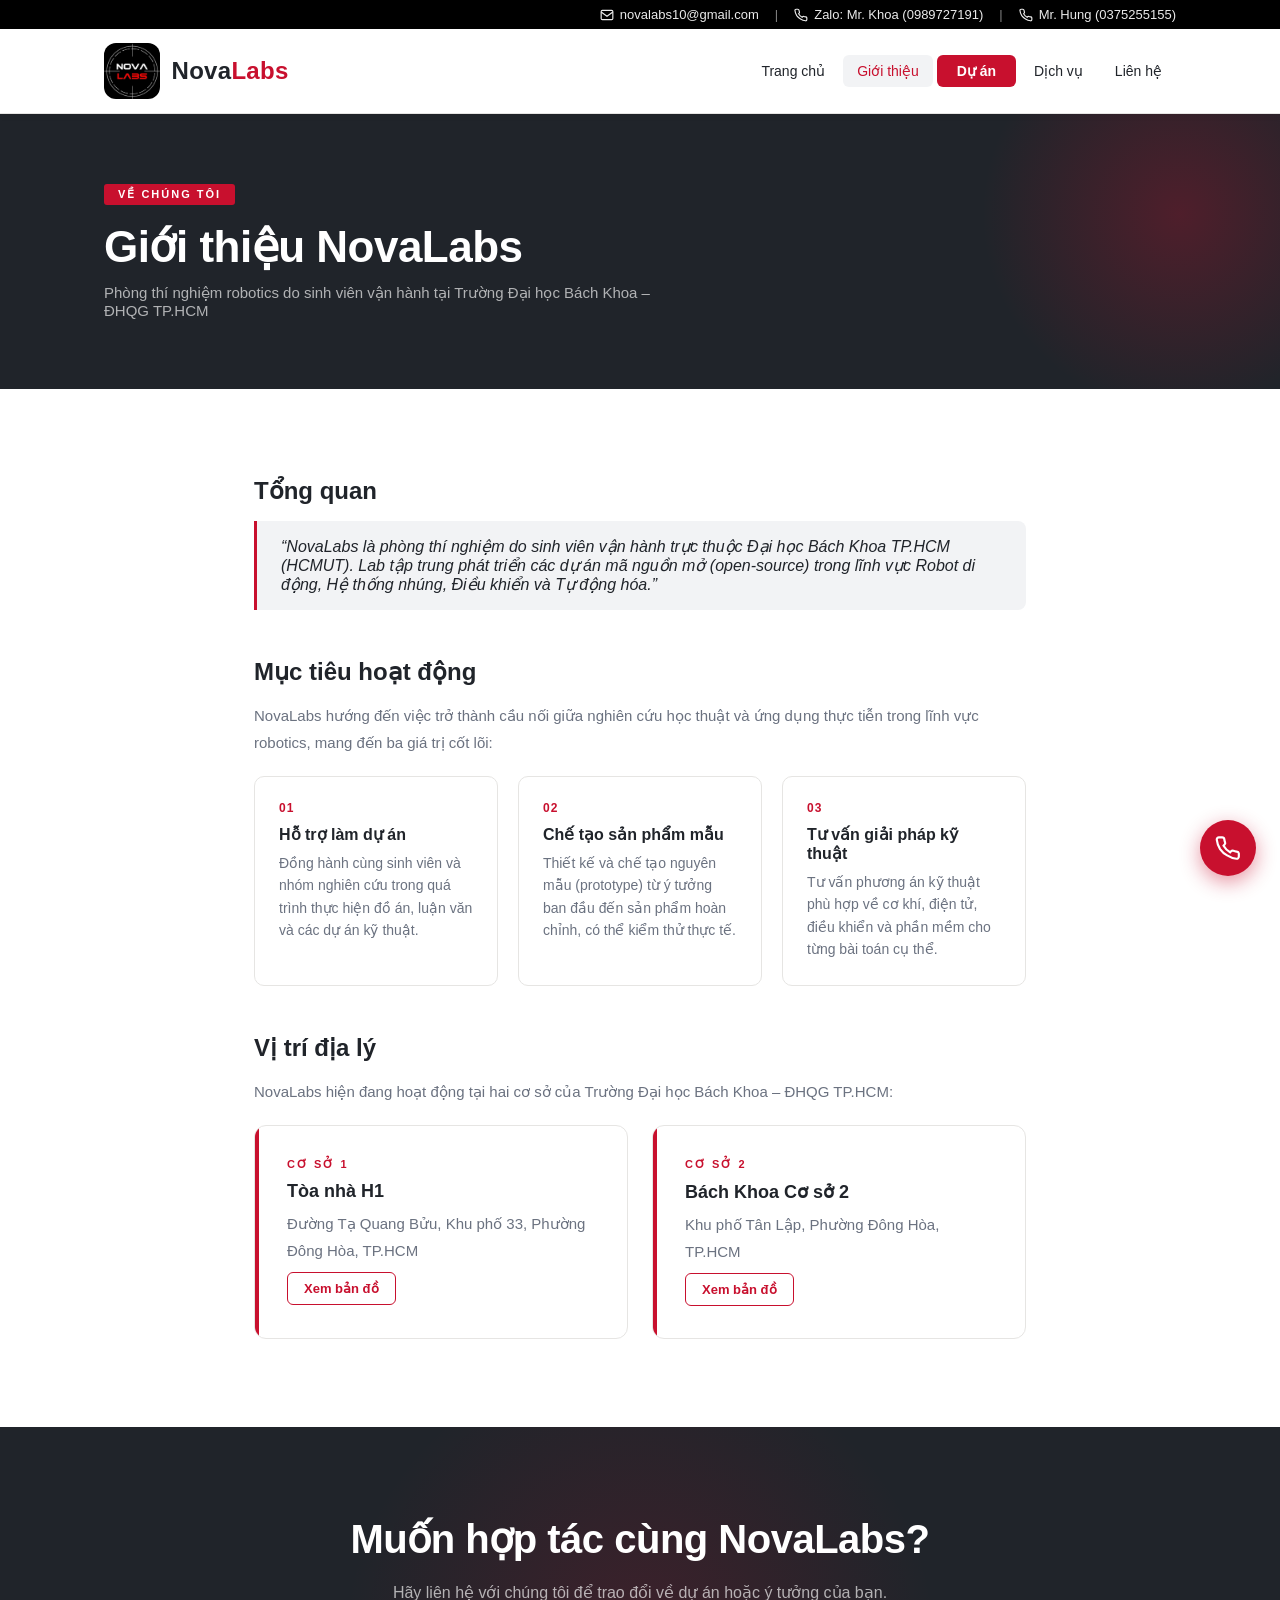
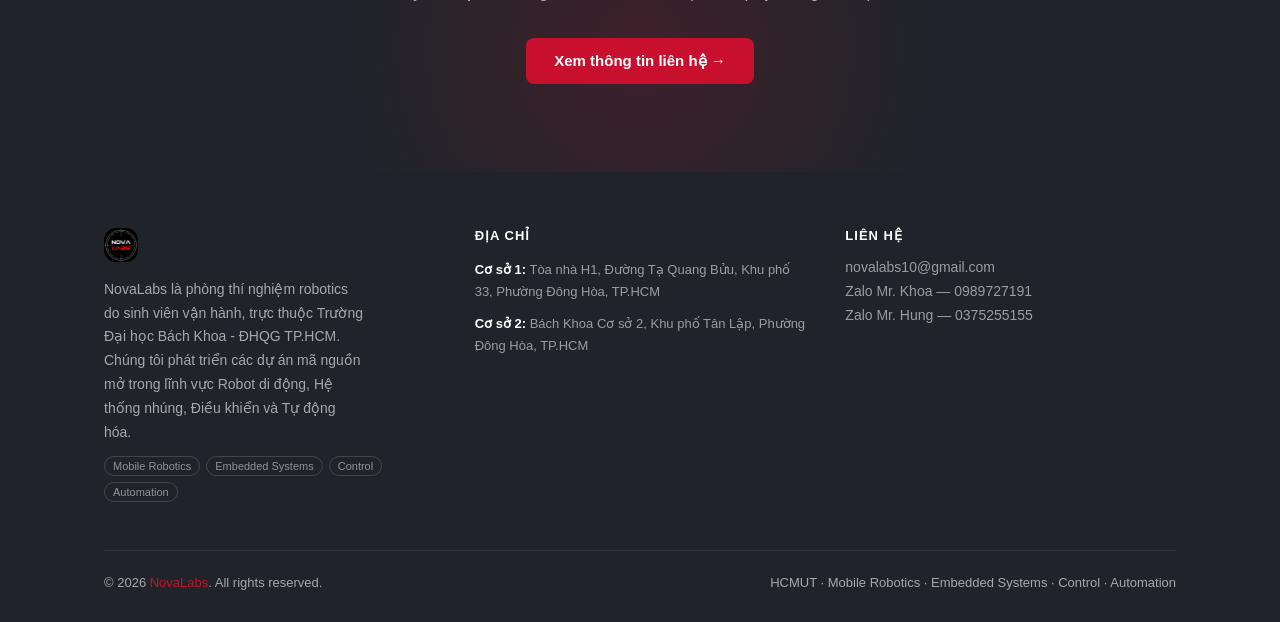
<file: about.html>
<!DOCTYPE html>
<html lang="vi">
<head>
<meta charset="UTF-8">
<meta name="viewport" content="width=device-width, initial-scale=1.0">
<title>NovaLabs — Giới thiệu</title>
<link rel="stylesheet" href="css/style.css">
</head>
<body data-page="about">

<div id="site-header"></div>

<div class="page-hero">
  <div class="page-hero-inner">
    <div class="page-hero-label">Về chúng tôi</div>
    <h1>Giới thiệu NovaLabs</h1>
    <p>Phòng thí nghiệm robotics do sinh viên vận hành tại Trường Đại học Bách Khoa – ĐHQG TP.HCM</p>
  </div>
</div>

<section>
  <div class="section-inner" style="max-width:820px;">

    <div class="about-block">
      <h2>Tổng quan</h2>
      <div class="quote-block">
        “NovaLabs là phòng thí nghiệm do sinh viên vận hành trực thuộc Đại học Bách Khoa TP.HCM (HCMUT). Lab tập trung phát triển các dự án mã nguồn mở (open-source) trong lĩnh vực Robot di động, Hệ thống nhúng, Điều khiển và Tự động hóa.”
      </div>
    </div>

    <div class="about-block">
      <h2>Mục tiêu hoạt động</h2>
      <p>NovaLabs hướng đến việc trở thành cầu nối giữa nghiên cứu học thuật và ứng dụng thực tiễn trong lĩnh vực robotics, mang đến ba giá trị cốt lõi:</p>
      <div class="goal-list">
        <div class="goal-card">
          <div class="num">01</div>
          <h4>Hỗ trợ làm dự án</h4>
          <p>Đồng hành cùng sinh viên và nhóm nghiên cứu trong quá trình thực hiện đồ án, luận văn và các dự án kỹ thuật.</p>
        </div>
        <div class="goal-card">
          <div class="num">02</div>
          <h4>Chế tạo sản phẩm mẫu</h4>
          <p>Thiết kế và chế tạo nguyên mẫu (prototype) từ ý tưởng ban đầu đến sản phẩm hoàn chỉnh, có thể kiểm thử thực tế.</p>
        </div>
        <div class="goal-card">
          <div class="num">03</div>
          <h4>Tư vấn giải pháp kỹ thuật</h4>
          <p>Tư vấn phương án kỹ thuật phù hợp về cơ khí, điện tử, điều khiển và phần mềm cho từng bài toán cụ thể.</p>
        </div>
      </div>
    </div>

    <div class="about-block">
      <h2>Vị trí địa lý</h2>
      <p>NovaLabs hiện đang hoạt động tại hai cơ sở của Trường Đại học Bách Khoa – ĐHQG TP.HCM:</p>
      <div class="address-grid">
        <div class="address-card">
          <div class="address-num">Cơ sở 1</div>
          <div class="address-name">Tòa nhà H1</div>
          <p class="address-text">Đường Tạ Quang Bửu, Khu phố 33, Phường Đông Hòa, TP.HCM</p>
          <a href="https://maps.google.com/?q=Toa+nha+H1+Truong+Dai+hoc+Bach+Khoa+TP.HCM" target="_blank" class="btn-map">Xem bản đồ</a>
        </div>
        <div class="address-card">
          <div class="address-num">Cơ sở 2</div>
          <div class="address-name">Bách Khoa Cơ sở 2</div>
          <p class="address-text">Khu phố Tân Lập, Phường Đông Hòa, TP.HCM</p>
          <a href="https://maps.google.com/?q=Truong+Dai+hoc+Bach+Khoa+Co+so+2+Binh+Duong" target="_blank" class="btn-map">Xem bản đồ</a>
        </div>
      </div>
    </div>

  </div>
</section>

<section class="cta-section">
  <div class="section-inner cta-inner">
    <h2>Muốn hợp tác cùng NovaLabs?</h2>
    <p>Hãy liên hệ với chúng tôi để trao đổi về dự án hoặc ý tưởng của bạn.</p>
    <a href="contact.html" class="btn-zalo-lg">Xem thông tin liên hệ →</a>
  </div>
</section>

<div id="site-footer"></div>

<script src="js/components.js"></script>
</body>
</html>
</file>
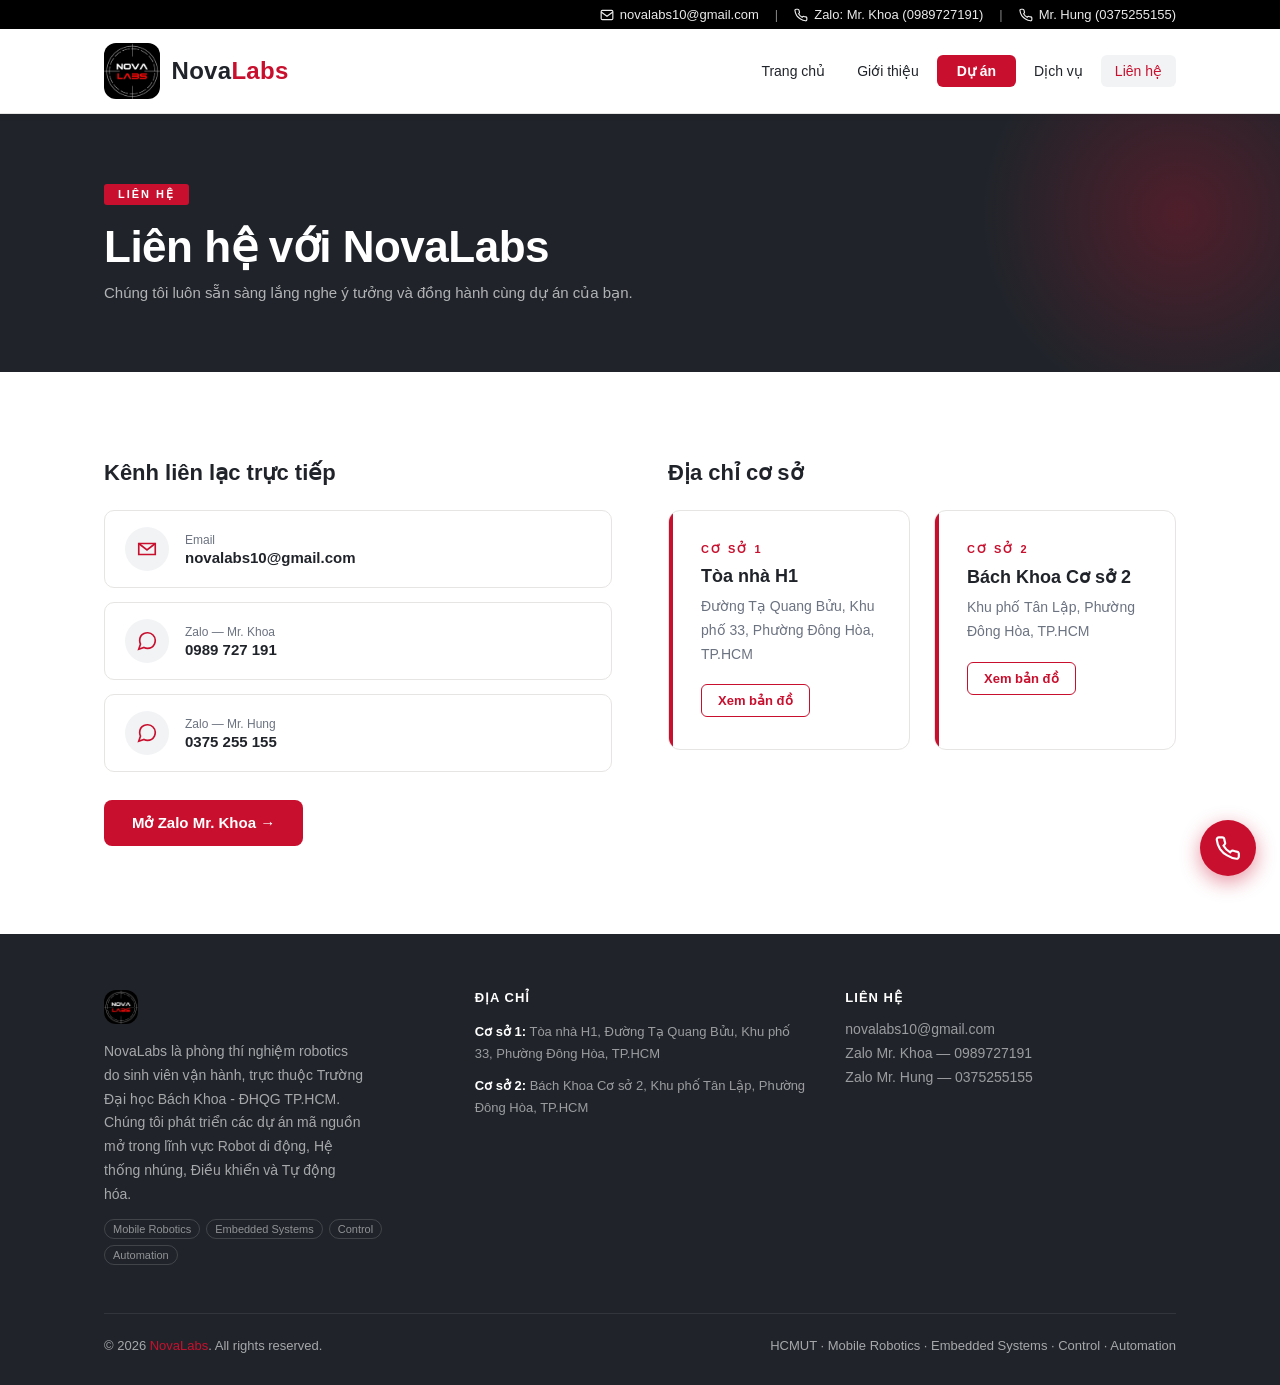
<file: contact.html>
<!DOCTYPE html>
<html lang="vi">
<head>
<meta charset="UTF-8">
<meta name="viewport" content="width=device-width, initial-scale=1.0">
<title>NovaLabs — Liên hệ</title>
<link rel="stylesheet" href="css/style.css">
</head>
<body data-page="contact">

<div id="site-header"></div>

<div class="page-hero">
  <div class="page-hero-inner">
    <div class="page-hero-label">Liên hệ</div>
    <h1>Liên hệ với NovaLabs</h1>
    <p>Chúng tôi luôn sẵn sàng lắng nghe ý tưởng và đồng hành cùng dự án của bạn.</p>
  </div>
</div>

<section>
  <div class="section-inner">
    <div class="contact-grid">

      <div class="contact-info-col">
        <h2>Kênh liên lạc trực tiếp</h2>
        <div class="contact-info-list">

          <a href="mailto:novalabs10@gmail.com" class="contact-info-item">
            <div class="contact-info-icon">
              <svg viewBox="0 0 24 24" width="22" height="22" fill="none" stroke="currentColor" stroke-width="1.8"><path d="M3 6h18v12H3z"/><path d="M3 6l9 7 9-7"/></svg>
            </div>
            <div>
              <div class="contact-info-label">Email</div>
              <div class="contact-info-value">novalabs10@gmail.com</div>
            </div>
          </a>

          <a href="https://zalo.me/84989727191" target="_blank" class="contact-info-item">
            <div class="contact-info-icon">
              <svg viewBox="0 0 24 24" width="22" height="22" fill="none" stroke="currentColor" stroke-width="1.8"><path d="M21 11.5a8.38 8.38 0 01-.9 3.8 8.5 8.5 0 01-7.6 4.7 8.38 8.38 0 01-3.8-.9L3 21l1.9-5.7a8.38 8.38 0 01-.9-3.8 8.5 8.5 0 014.7-7.6 8.38 8.38 0 013.8-.9h.5a8.48 8.48 0 018 8v.5z"/></svg>
            </div>
            <div>
              <div class="contact-info-label">Zalo — Mr. Khoa</div>
              <div class="contact-info-value">0989 727 191</div>
            </div>
          </a>

          <a href="https://zalo.me/84375255155" target="_blank" class="contact-info-item">
            <div class="contact-info-icon">
              <svg viewBox="0 0 24 24" width="22" height="22" fill="none" stroke="currentColor" stroke-width="1.8"><path d="M21 11.5a8.38 8.38 0 01-.9 3.8 8.5 8.5 0 01-7.6 4.7 8.38 8.38 0 01-3.8-.9L3 21l1.9-5.7a8.38 8.38 0 01-.9-3.8 8.5 8.5 0 014.7-7.6 8.38 8.38 0 013.8-.9h.5a8.48 8.48 0 018 8v.5z"/></svg>
            </div>
            <div>
              <div class="contact-info-label">Zalo — Mr. Hung</div>
              <div class="contact-info-value">0375 255 155</div>
            </div>
          </a>

        </div>
        <a href="https://zalo.me/84989727191" target="_blank" class="btn-zalo-lg">Mở Zalo Mr. Khoa &rarr;</a>
      </div>

      <div class="contact-address-col">
        <h2>Địa chỉ cơ sở</h2>
        <div class="address-grid">
          <div class="address-card">
            <div class="address-num">Cơ sở 1</div>
            <div class="address-name">Tòa nhà H1</div>
            <p class="address-text">Đường Tạ Quang Bửu, Khu phố 33, Phường Đông Hòa, TP.HCM</p>
            <a href="https://maps.google.com/?q=Toa+nha+H1+Truong+Dai+hoc+Bach+Khoa+TP.HCM" target="_blank" class="btn-map">Xem bản đồ</a>
          </div>
          <div class="address-card">
            <div class="address-num">Cơ sở 2</div>
            <div class="address-name">Bách Khoa Cơ sở 2</div>
            <p class="address-text">Khu phố Tân Lập, Phường Đông Hòa, TP.HCM</p>
            <a href="https://maps.google.com/?q=Truong+Dai+hoc+Bach+Khoa+Co+so+2+Binh+Duong" target="_blank" class="btn-map">Xem bản đồ</a>
          </div>
        </div>
      </div>

    </div>
  </div>
</section>

<div id="site-footer"></div>

<script src="js/components.js"></script>
</body>
</html>
</file>
<file: css/style.css>
/* =========================================================
   NovaLabs — style.css
   Single shared stylesheet for all 5 pages (index, about,
   projects, services, contact). Includes responsive rules.
========================================================= */

:root {
  --red: #C8102E;
  --red-bright: #EF233C;
  --dark: #20242A;
  --gray: #6B7280;
  --light-gray: #F2F3F5;
  --white: #FFFFFF;
  --transition: 0.3s ease;
}
* { margin: 0; padding: 0; box-sizing: border-box; }
html { scroll-behavior: smooth; }
body { font-family: 'Segoe UI', Arial, sans-serif; color: var(--dark); background: var(--white); }
img { max-width: 100%; }

/* =================== TOP BAR =================== */
.top-bar { background: #000000; color: #fff; font-size: 13px; padding: 7px 0; }
.top-bar-inner {
  max-width: 1120px; margin: 0 auto; padding: 0 24px;
  display: flex; justify-content: flex-end; gap: 16px; align-items: center; flex-wrap: wrap;
}
.top-bar-item { color: #fff; text-decoration: none; display: flex; align-items: center; gap: 6px; opacity: 0.92; transition: opacity var(--transition); }
.top-bar-item:hover { opacity: 1; }
.top-bar-item svg { width: 14px; height: 14px; flex-shrink: 0; }
.top-bar-sep { color: rgba(255,255,255,.5); }

/* =================== NAVBAR =================== */
.navbar { position: sticky; top: 0; z-index: 1000; background: var(--white); border-bottom: 1px solid #E6E5E3; box-shadow: 0 1px 8px rgba(0,0,0,.06); }
.navbar-inner { max-width: 1120px; margin: 0 auto; padding: 0 24px; display: flex; align-items: center; justify-content: space-between; height: 84px; }
.logo { display: flex; align-items: center; gap: 12px; text-decoration: none; }
.logo-img {border-radius: 12px; height: 56px; width: auto; object-fit: contain; display: block; }
.footer-brand .logo-img { height: 34px; }
.logo-text { font-size: 1.5rem; font-weight: 800; letter-spacing: 0.3px; color: var(--dark); line-height: 1; white-space: nowrap; }
.logo-text .accent { color: var(--red); }
.footer-brand .logo-text { color: #fff; }

.nav-links { display: flex; align-items: center; gap: 4px; list-style: none; }
.nav-links a { text-decoration: none; color: var(--dark); font-size: 14px; font-weight: 500; padding: 8px 14px; border-radius: 6px; transition: background var(--transition), color var(--transition); }
.nav-links a:hover, .nav-links a.active { background: var(--light-gray); color: var(--red); }
.nav-cta { background: var(--red) !important; color: #fff !important; font-weight: 700 !important; padding: 8px 20px !important; border-radius: 6px !important; }
.nav-cta:hover, .nav-cta.active { background: var(--red-bright) !important; color: #fff !important; }
.hamburger { display: none; flex-direction: column; gap: 5px; cursor: pointer; padding: 4px; }
.hamburger span { display: block; width: 24px; height: 2px; background: var(--dark); border-radius: 2px; transition: var(--transition); }

/* =================== FLOATING ZALO BUTTON =================== */
.floating-zalo {
  position: fixed; bottom: 24px; right: 24px; width: 56px; height: 56px; border-radius: 50%;
  background: var(--red); color: #fff; display: flex; align-items: center; justify-content: center;
  box-shadow: 0 6px 20px rgba(200,16,46,.45); z-index: 900; transition: transform var(--transition), background var(--transition);
}
.floating-zalo svg { width: 26px; height: 26px; }
.floating-zalo:hover { transform: scale(1.08); background: var(--red-bright); }

/* =================== SECTION SHARED =================== */
section { padding: 88px 0; }
.section-inner { max-width: 1120px; margin: 0 auto; padding: 0 24px; }
.section-label { font-size: 11px; font-weight: 700; letter-spacing: 2.5px; text-transform: uppercase; color: var(--red); margin-bottom: 12px; }
.section-title { font-size: clamp(26px, 4vw, 44px); font-weight: 800; color: var(--dark); line-height: 1.15; letter-spacing: -0.5px; margin-bottom: 20px; }
.section-divider { width: 48px; height: 3px; background: var(--red); border-radius: 2px; margin-bottom: 32px; }
.link-more { display: inline-flex; align-items: center; gap: 6px; color: var(--red); font-weight: 700; font-size: 14px; text-decoration: none; margin-top: 8px; }
.link-more:hover { color: var(--red-bright); }

/* =================== PAGE HERO (about / projects / services / contact) =================== */
.page-hero { background: var(--dark); padding: 70px 0; position: relative; overflow: hidden; }
.page-hero::before {
  content: ''; position: absolute; top: -100px; right: -100px; width: 400px; height: 400px;
  background: radial-gradient(circle, rgba(200,16,46,.28) 0%, transparent 70%);
}
.page-hero-inner { max-width: 1120px; margin: 0 auto; padding: 0 24px; position: relative; z-index: 1; }
.page-hero-label { display: inline-block; background: var(--red); color: #fff; font-size: 11px; font-weight: 700; letter-spacing: 2px; padding: 4px 14px; border-radius: 3px; margin-bottom: 16px; text-transform: uppercase; }
.page-hero h1 { font-size: clamp(28px, 4vw, 44px); font-weight: 800; color: #fff; letter-spacing: -0.5px; margin-bottom: 12px; }
.page-hero p { font-size: 15px; color: rgba(255,255,255,.65); max-width: 560px; }

/* =================== HOMEPAGE HERO =================== */
.hero { position: relative; min-height: 92vh; display: flex; align-items: center; overflow: hidden; background: var(--dark); }
.hero-bg-img { position: absolute; inset: 0; width: 100%; height: 100%; object-fit: cover; z-index: 0; }
.hero-bg-overlay { position: absolute; inset: 0; z-index: 1; background: linear-gradient(135deg, rgba(20,24,30,.88) 0%, rgba(20,24,30,.68) 50%, rgba(200,16,46,.16) 100%); }
.hero-grid { position: absolute; inset: 0; z-index: 2; background-image: linear-gradient(rgba(200,16,46,.08) 1px, transparent 1px), linear-gradient(90deg, rgba(200,16,46,.08) 1px, transparent 1px); background-size: 60px 60px; pointer-events: none; }
.hero-content { position: relative; z-index: 3; max-width: 1120px; margin: 0 auto; padding: 0 24px; padding-top: 60px; }
.hero-label { display: inline-block; background: var(--red); color: #fff; font-size: 11px; font-weight: 700; letter-spacing: 2px; padding: 4px 14px; border-radius: 3px; margin-bottom: 24px; text-transform: uppercase; }
.hero-title { font-size: clamp(34px, 6vw, 74px); font-weight: 900; color: #fff; line-height: 1.08; letter-spacing: -1px; margin-bottom: 26px; max-width: 820px; }
.hero-title .accent { color: var(--red-bright); }
.hero-desc { font-size: 16px; color: rgba(255,255,255,.82); line-height: 1.75; max-width: 580px; margin-bottom: 36px; }
.hero-desc strong { color: #fff; }
.hero-btns { display: flex; gap: 16px; flex-wrap: wrap; margin-bottom: 56px; }
.btn-primary { background: var(--red); color: #fff; padding: 14px 32px; border-radius: 6px; font-size: 15px; font-weight: 700; text-decoration: none; border: 2px solid var(--red); transition: background var(--transition), transform var(--transition); }
.btn-primary:hover { background: var(--red-bright); border-color: var(--red-bright); transform: translateY(-2px); }
.btn-outline { background: transparent; color: #fff; padding: 14px 32px; border-radius: 6px; font-size: 15px; font-weight: 700; text-decoration: none; border: 2px solid rgba(255,255,255,.5); transition: border-color var(--transition), background var(--transition); }
.btn-outline:hover { border-color: #fff; background: rgba(255,255,255,.08); }
.hero-tags { display: flex; gap: 24px; flex-wrap: wrap; }
.hero-tags span { font-size: 11px; font-weight: 700; letter-spacing: 2px; color: rgba(255,255,255,.45); text-transform: uppercase; }
.hero-tags .dot { color: var(--red); }

/* =================== ABOUT (about.html + homepage preview) =================== */
#about-preview { background: var(--light-gray); }
.about-block { margin-bottom: 48px; }
.about-block:last-child { margin-bottom: 0; }
.about-block h2 { font-size: 24px; font-weight: 800; color: var(--dark); margin-bottom: 16px; }
.about-block p { font-size: 15px; color: var(--gray); line-height: 1.8; margin-bottom: 8px; }
.quote-block { border-left: 3px solid var(--red); padding: 16px 24px; font-size: 16px; font-style: italic; color: var(--dark); background: var(--light-gray); border-radius: 0 8px 8px 0; }
.goal-list { display: grid; grid-template-columns: repeat(3, 1fr); gap: 20px; margin-top: 20px; }
.goal-card { border: 1px solid #E6E5E3; border-radius: 10px; padding: 24px; transition: box-shadow var(--transition), transform var(--transition); }
.goal-card:hover { box-shadow: 0 8px 24px rgba(0,0,0,.08); transform: translateY(-3px); }
.goal-card .num { font-size: 12px; font-weight: 800; color: var(--red); letter-spacing: 1px; margin-bottom: 10px; }
.goal-card h4 { font-size: 16px; font-weight: 700; margin-bottom: 8px; }
.goal-card p { font-size: 14px; color: var(--gray); line-height: 1.6; margin: 0; }

.about-preview-grid { display: grid; grid-template-columns: 1.1fr 1fr; gap: 56px; align-items: center; }
.about-points { display: grid; grid-template-columns: 1fr 1fr; gap: 12px; margin-top: 24px; }
.about-point { display: flex; align-items: flex-start; gap: 10px; font-size: 14px; font-weight: 500; color: var(--dark); }
.about-point::before { content: ''; display: block; width: 8px; height: 8px; background: var(--red); border-radius: 50%; margin-top: 5px; flex-shrink: 0; }
.about-visual { position: relative; border-radius: 12px; overflow: hidden; aspect-ratio: 4/3; }
.about-visual img { width: 100%; height: 100%; object-fit: cover; display: block; }
.about-accent { position: absolute; bottom: -20px; right: -20px; width: 160px; height: 160px; background: var(--red); border-radius: 12px; opacity: 0.12; z-index: -1; }

/* =================== ADDRESS =================== */
.address-grid { display: grid; grid-template-columns: 1fr 1fr; gap: 24px; margin-top: 20px; }
.address-card { border: 1px solid #E6E5E3; border-radius: 12px; padding: 32px; position: relative; overflow: hidden; transition: box-shadow var(--transition); background: var(--white); }
.address-card:hover { box-shadow: 0 8px 32px rgba(0,0,0,.08); }
.address-card::before { content: ''; position: absolute; top: 0; left: 0; width: 4px; height: 100%; background: var(--red); }
.address-num { font-size: 11px; font-weight: 700; letter-spacing: 2px; color: var(--red); text-transform: uppercase; margin-bottom: 10px; }
.address-name { font-size: 18px; font-weight: 700; color: var(--dark); margin-bottom: 8px; }
.address-text { font-size: 14px; color: var(--gray); line-height: 1.7; margin-bottom: 18px; }
.btn-map { display: inline-flex; align-items: center; gap: 6px; border: 1.5px solid var(--red); color: var(--red); font-size: 13px; font-weight: 600; padding: 8px 16px; border-radius: 6px; text-decoration: none; transition: background var(--transition), color var(--transition); }
.btn-map:hover { background: var(--red); color: #fff; }

/* =================== CONTACT PAGE =================== */
.contact-grid { display: grid; grid-template-columns: 1fr 1fr; gap: 56px; }
.contact-info-col h2, .contact-address-col h2 { font-size: 22px; font-weight: 800; margin-bottom: 24px; }
.contact-info-list { display: flex; flex-direction: column; gap: 14px; margin-bottom: 28px; }
.contact-info-item { display: flex; align-items: center; gap: 16px; border: 1px solid #E6E5E3; border-radius: 10px; padding: 16px 20px; text-decoration: none; color: var(--dark); transition: box-shadow var(--transition), border-color var(--transition); }
.contact-info-item:hover { box-shadow: 0 6px 20px rgba(0,0,0,.08); border-color: var(--red); }
.contact-info-icon { width: 44px; height: 44px; border-radius: 50%; background: var(--light-gray); color: var(--red); display: flex; align-items: center; justify-content: center; flex-shrink: 0; }
.contact-info-label { font-size: 12px; color: var(--gray); margin-bottom: 2px; }
.contact-info-value { font-size: 15px; font-weight: 700; }
.btn-zalo-lg { display: inline-flex; align-items: center; gap: 10px; background: var(--red); color: #fff; font-size: 15px; font-weight: 700; padding: 14px 28px; border-radius: 8px; text-decoration: none; transition: background var(--transition), transform var(--transition); }
.btn-zalo-lg:hover { background: var(--red-bright); transform: translateY(-2px); }

/* =================== SERVICES (services.html) =================== */
.services-list { display: flex; flex-direction: column; gap: 40px; }
.service-row { display: grid; grid-template-columns: 340px 1fr; gap: 40px; align-items: center; padding-bottom: 40px; border-bottom: 1px solid #E6E5E3; }
.services-list .service-row:last-child { border-bottom: none; padding-bottom: 0; }
.service-row-body .service-head { display: flex; align-items: center; gap: 12px; margin-bottom: 12px; }
.service-row-body h3 { font-size: 20px; font-weight: 800; color: var(--dark); }
.hot-text { color: var(--red); }
.hot-badge { display: inline-flex; align-items: center; gap: 3px; background: var(--red); color: #fff; font-size: 11px; font-weight: 700; padding: 3px 10px; border-radius: 20px; letter-spacing: 0.5px; }
.service-row-body p { font-size: 15px; color: var(--gray); line-height: 1.75; margin-bottom: 18px; }
.btn-contact { display: inline-flex; align-items: center; gap: 6px; background: var(--light-gray); color: var(--dark); font-size: 13px; font-weight: 600; padding: 10px 18px; border-radius: 6px; text-decoration: none; transition: background var(--transition), color var(--transition); }
.btn-contact:hover { background: var(--red); color: #fff; }
.service-no-img { aspect-ratio: 4/3; border-radius: 10px; background: var(--light-gray); color: #C6C9CE; display: flex; align-items: center; justify-content: center; }

/* =================== HOMEPAGE SERVICE PREVIEW CARDS =================== */
.services-grid { display: grid; grid-template-columns: repeat(3, 1fr); gap: 24px; }
.service-card { border: 1px solid #E6E5E3; border-radius: 12px; overflow: hidden; background: var(--white); transition: box-shadow var(--transition), transform var(--transition); position: relative; }
.service-card:hover { box-shadow: 0 8px 32px rgba(0,0,0,.10); transform: translateY(-4px); }
.service-img-wrap { aspect-ratio: 16/9; background: var(--light-gray); position: relative; overflow: hidden; }
.service-img-wrap img { position: absolute; inset: 0; width: 100%; height: 100%; object-fit: cover; opacity: 0; transition: opacity 0.5s ease; }
.service-img-wrap img.active { opacity: 1; }
.service-img-dots { position: absolute; bottom: 8px; left: 50%; transform: translateX(-50%); display: flex; gap: 5px; z-index: 2; }
.service-img-dots span { width: 6px; height: 6px; border-radius: 50%; background: rgba(255,255,255,.5); cursor: pointer; transition: background var(--transition); }
.service-img-dots span.active { background: #fff; }
.service-card-body { padding: 20px 20px 24px; }
.service-card-body .service-head { display: flex; align-items: center; justify-content: space-between; margin-bottom: 10px; }
.service-card-body .service-name { font-size: 17px; font-weight: 700; color: var(--dark); }
.service-card-body p { font-size: 14px; color: var(--gray); line-height: 1.7; margin-bottom: 16px; }

/* =================== PROJECTS (projects.html) =================== */
.projects-grid { display: grid; grid-template-columns: repeat(2, 1fr); gap: 32px; }
.project-card { border: 1px solid #E6E5E3; border-radius: 12px; overflow: hidden; background: var(--white); transition: box-shadow var(--transition), transform var(--transition); }
.project-card:hover { box-shadow: 0 8px 32px rgba(0,0,0,.10); transform: translateY(-4px); }
.project-card-body { padding: 20px 22px 24px; }
.project-card-body h3 { font-size: 18px; font-weight: 800; color: var(--dark); margin-bottom: 8px; }
.project-card-body p { font-size: 14px; color: var(--gray); line-height: 1.7; }

/* Homepage projects teaser strip (dark) */
#projects-preview { background: var(--dark); }
#projects-preview .section-title { color: #fff; }
#projects-preview .section-label { color: var(--red-bright); }
#projects-preview .section-divider { background: var(--red-bright); }
#projects-preview .project-card { background: #262b32; border-color: rgba(255,255,255,.08); }
#projects-preview .project-card-body h3 { color: #fff; }
#projects-preview .project-card-body p { color: rgba(255,255,255,.55); }

/* =================== SLIDER (shared: manual track slider) =================== */
.slider-wrap { position: relative; border-radius: 12px; overflow: hidden; background: #111; aspect-ratio: 4/3; }
.slider-track { display: flex; height: 100%; transition: transform 0.45s cubic-bezier(.4,0,.2,1); }
.slider-track img { min-width: 100%; height: 100%; object-fit: cover; cursor: zoom-in; display: block; }
.slider-nav { position: absolute; top: 50%; transform: translateY(-50%); display: flex; justify-content: space-between; width: 100%; padding: 0 10px; pointer-events: none; }
.slider-btn { background: rgba(20,24,30,.7); border: 1px solid rgba(255,255,255,.15); color: #fff; width: 36px; height: 36px; border-radius: 50%; display: flex; align-items: center; justify-content: center; cursor: pointer; pointer-events: all; transition: background var(--transition); font-size: 15px; }
.slider-btn:hover { background: var(--red); border-color: var(--red); }
.slider-dots { position: absolute; bottom: 10px; left: 50%; transform: translateX(-50%); display: flex; gap: 6px; }
.slider-dots span { width: 7px; height: 7px; border-radius: 50%; background: rgba(255,255,255,.4); cursor: pointer; transition: background var(--transition); }
.slider-dots span.active { background: var(--red-bright); }

/* =================== LIGHTBOX =================== */
.lightbox { display: none; position: fixed; inset: 0; background: rgba(0,0,0,.92); z-index: 9999; align-items: center; justify-content: center; }
.lightbox.open { display: flex; }
.lightbox img { max-width: 90vw; max-height: 88vh; border-radius: 8px; object-fit: contain; }
.lightbox-close { position: absolute; top: 20px; right: 24px; color: #fff; font-size: 32px; cursor: pointer; opacity: 0.7; transition: opacity var(--transition); background: none; border: none; }
.lightbox-close:hover { opacity: 1; }

/* =================== WORKFLOW (homepage) =================== */
#workflow { background: var(--light-gray); }
.workflow-steps { display: flex; flex-direction: column; max-width: 560px; margin: 0 auto; }
.workflow-step { display: flex; align-items: flex-start; gap: 20px; }
.step-left { display: flex; flex-direction: column; align-items: center; flex-shrink: 0; }
.step-num { width: 48px; height: 48px; border-radius: 50%; background: var(--red); color: #fff; font-size: 15px; font-weight: 800; display: flex; align-items: center; justify-content: center; flex-shrink: 0; }
.step-line { width: 2px; flex: 1; min-height: 40px; background: var(--red); opacity: 0.2; }
.workflow-step:last-child .step-line { display: none; }
.step-content { padding-top: 10px; padding-bottom: 40px; }
.step-content h4 { font-size: 17px; font-weight: 700; color: var(--dark); margin-bottom: 4px; }
.step-content p { font-size: 14px; color: var(--gray); line-height: 1.65; }

/* =================== CTA SECTION (shared) =================== */
.cta-section { background: var(--dark); text-align: center; position: relative; overflow: hidden; }
.cta-section::before { content: ''; position: absolute; top: -80px; left: 50%; transform: translateX(-50%); width: 600px; height: 600px; background: radial-gradient(circle, rgba(200,16,46,.18) 0%, transparent 70%); pointer-events: none; }
.cta-inner { position: relative; z-index: 1; }
.cta-section h2 { font-size: clamp(24px, 4vw, 40px); font-weight: 900; color: #fff; max-width: 640px; margin: 0 auto 16px; letter-spacing: -0.5px; line-height: 1.2; }
.cta-section p { font-size: 16px; color: rgba(255,255,255,.65); max-width: 520px; margin: 0 auto 32px; line-height: 1.7; }
.cta-secondary { margin-top: 20px; font-size: 14px; color: rgba(255,255,255,.55); }
.cta-secondary a { color: #fff; font-weight: 700; text-decoration: none; border-bottom: 1px solid rgba(255,255,255,.4); }
.cta-secondary a:hover { border-color: var(--red-bright); color: var(--red-bright); }

/* =================== FOOTER =================== */
footer { background: var(--dark); padding: 56px 0 32px; color: rgba(255,255,255,.6); }
.footer-inner { max-width: 1120px; margin: 0 auto; padding: 0 24px; }
.footer-top { display: grid; grid-template-columns: 1fr 1fr 1fr; gap: 40px; margin-bottom: 48px; }
.footer-brand .logo { margin-bottom: 16px; }
.footer-brand p { font-size: 14px; line-height: 1.7; max-width: 260px; }
.footer-tags { display: flex; flex-wrap: wrap; gap: 6px; margin-top: 12px; }
.footer-tag { font-size: 11px; padding: 3px 8px; border: 1px solid rgba(255,255,255,.15); border-radius: 20px; color: rgba(255,255,255,.5); }
.footer-col h5 { font-size: 13px; font-weight: 700; color: #fff; text-transform: uppercase; letter-spacing: 1px; margin-bottom: 16px; }
.footer-col p { font-size: 13px; line-height: 1.7; margin-bottom: 10px; color: rgba(255,255,255,.55); }
.footer-col a { display: block; color: rgba(255,255,255,.55); font-size: 14px; text-decoration: none; margin-bottom: 8px; transition: color var(--transition); }
.footer-col a:hover { color: var(--red-bright); }
.footer-bottom { border-top: 1px solid rgba(255,255,255,.08); padding-top: 24px; display: flex; align-items: center; justify-content: space-between; font-size: 13px; flex-wrap: wrap; gap: 8px; }
.footer-bottom .red { color: var(--red); }

/* =================== RESPONSIVE =================== */
@media (max-width: 900px) {
  .service-row { grid-template-columns: 1fr; }
  .goal-list { grid-template-columns: 1fr 1fr; }
  .projects-grid { grid-template-columns: 1fr; }
}

@media (max-width: 768px) {
  .hamburger { display: flex; }
  .logo-text { font-size: 1.2rem; }
  .logo-img { height: 42px; }
  .nav-links { display: none; position: fixed; inset: 84px 0 0 0; background: #fff; flex-direction: column; align-items: flex-start; padding: 24px; gap: 8px; border-top: 1px solid #E6E5E3; z-index: 999; overflow-y: auto; }
  .nav-links.open { display: flex; }
  .nav-links a { font-size: 16px; width: 100%; padding: 12px 16px; }

  .about-preview-grid, .contact-grid, .footer-top { grid-template-columns: 1fr; }
  .about-points, .address-grid, .goal-list { grid-template-columns: 1fr; }
  .services-grid { grid-template-columns: 1fr 1fr; }
  .hero-title { font-size: 34px; }
  .about-visual { order: -1; }
  .top-bar-inner { justify-content: center; font-size: 12px; gap: 12px; }
  .footer-bottom { flex-direction: column; text-align: center; }
}

@media (max-width: 480px) {
  .services-grid { grid-template-columns: 1fr; }
  .hero-btns { flex-direction: column; }
  .floating-zalo { width: 48px; height: 48px; bottom: 16px; right: 16px; }
}
</file>
